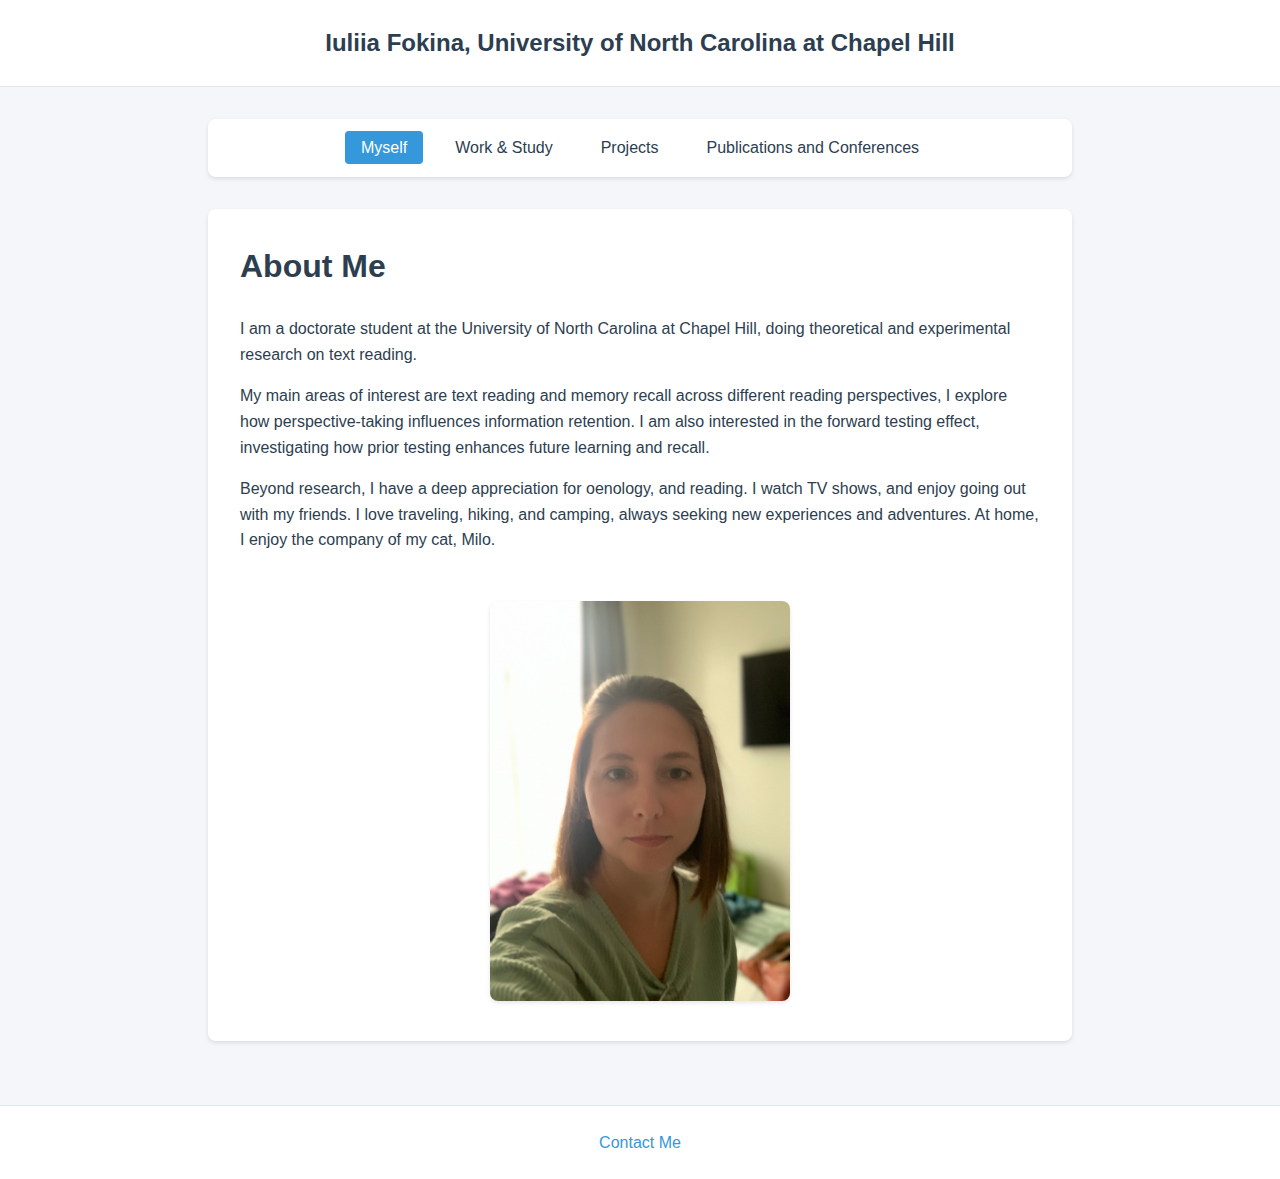
<file: index.html>
<!DOCTYPE html>
<html lang="en">
<head>
    <meta charset="UTF-8">
    <meta name="viewport" content="width=device-width, initial-scale=1.0">
    <title>Academic Portfolio</title>
    <link rel="stylesheet" href="styles.css">
</head>
<body>
    <header class="site-header">
        <h2>Iuliia Fokina, University of North Carolina at Chapel Hill</h2>
    </header>

    <div class="container">
        <nav>
            <ul>
                <li><a href="index.html" class="active">Myself</a></li>
                <li><a href="work-study.html">Work & Study</a></li>
                <li><a href="projects.html">Projects</a></li>
                <li><a href="publications.html">Publications and Conferences</a></li>
            </ul>
        </nav>
        
        <main>
            <h1>About Me</h1>
            <div class="content">
                <p>I am a doctorate student at the University of North Carolina at Chapel Hill, doing theoretical and experimental research on text reading.</p>
                
                <p>My main areas of interest are text reading and memory recall across different reading perspectives, I explore how perspective-taking influences information retention. I am also interested in the forward testing effect, investigating how prior testing enhances future learning and recall.</p>
                
                <p>Beyond research, I have a deep appreciation for oenology, and reading. I watch TV shows, and enjoy going out with my friends. I love traveling, hiking, and camping, always seeking new experiences and adventures. At home, I enjoy the company of my cat, Milo.</p>

                <div class="profile-image-container">
                    <img src="9DA48A41-B4B2-4A98-8CA5-3DB0F6747615_1_105_c.jpeg" alt="Profile Image" class="profile-image">
                </div>
            </div>
        </main>
    </div>

    <footer class="site-footer">
        <a href="mailto:fokina@unc.edu">Contact Me</a>
    </footer>
</body>
</html>
</file>
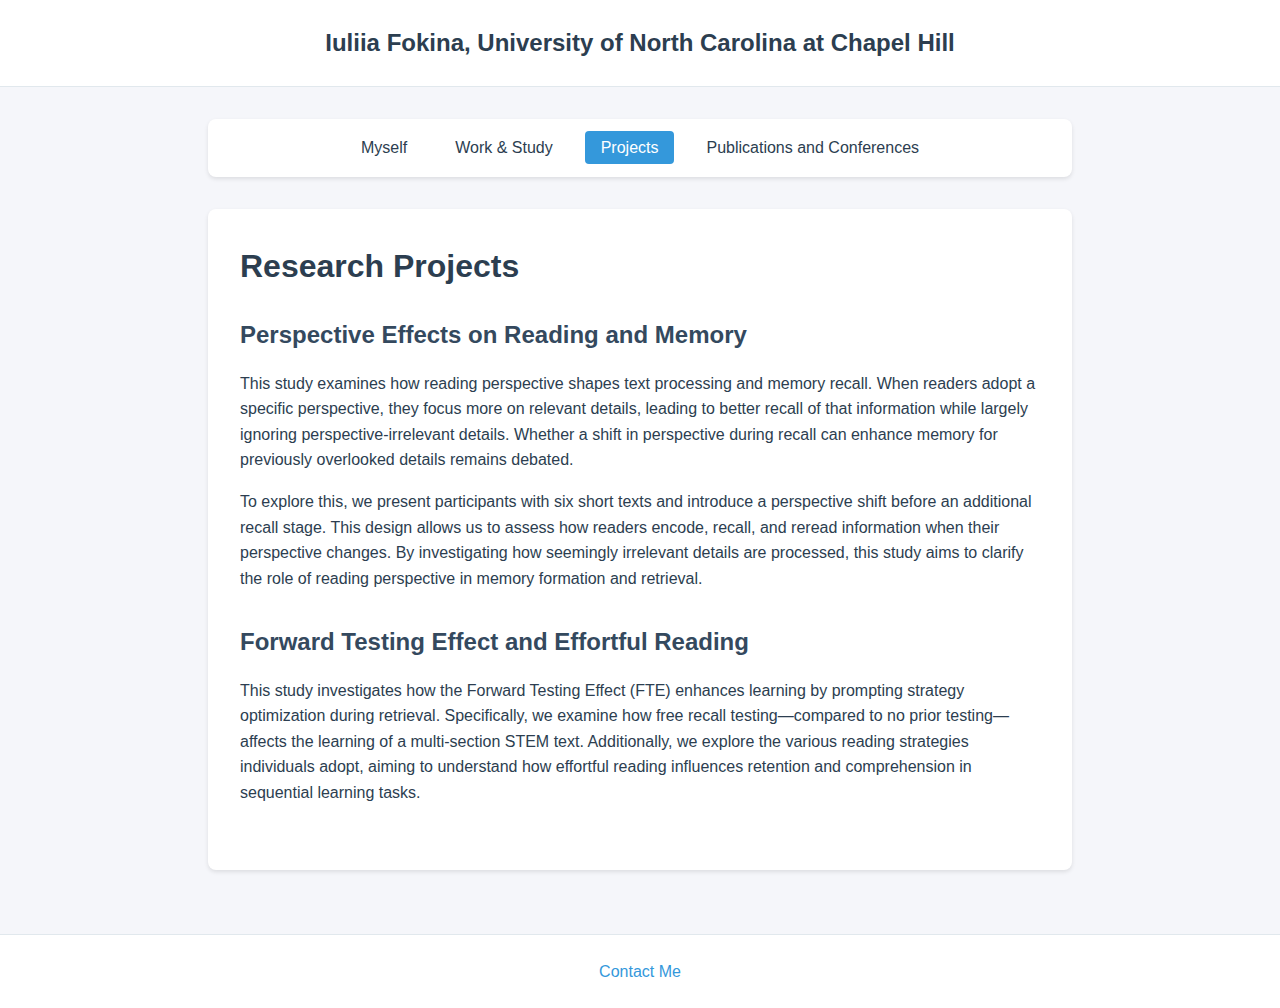
<file: projects.html>
<!DOCTYPE html>
<html lang="en">
<head>
    <meta charset="UTF-8">
    <meta name="viewport" content="width=device-width, initial-scale=1.0">
    <title>Projects - Academic Portfolio</title>
    <link rel="stylesheet" href="styles.css">
</head>
<body>
    <header class="site-header">
        <h2>Iuliia Fokina, University of North Carolina at Chapel Hill</h2>
    </header>

    <div class="container">
        <nav>
            <ul>
                <li><a href="index.html">Myself</a></li>
                <li><a href="work-study.html">Work & Study</a></li>
                <li><a href="projects.html" class="active">Projects</a></li>
                <li><a href="publications.html">Publications and Conferences</a></li>
            </ul>
        </nav>
        
        <main>
            <h1>Research Projects</h1>
            <div class="content">
                <section>
                    <h2>Perspective Effects on Reading and Memory</h2>
                    <p>This study examines how reading perspective shapes text processing and memory recall. When readers adopt a specific perspective, they focus more on relevant details, leading to better recall of that information while largely ignoring perspective-irrelevant details. Whether a shift in perspective during recall can enhance memory for previously overlooked details remains debated.</p>
                    <p>To explore this, we present participants with six short texts and introduce a perspective shift before an additional recall stage. This design allows us to assess how readers encode, recall, and reread information when their perspective changes. By investigating how seemingly irrelevant details are processed, this study aims to clarify the role of reading perspective in memory formation and retrieval.</p>
                </section>

                <section>
                    <h2>Forward Testing Effect and Effortful Reading</h2>
                    <p>This study investigates how the Forward Testing Effect (FTE) enhances learning by prompting strategy optimization during retrieval. Specifically, we examine how free recall testing—compared to no prior testing—affects the learning of a multi-section STEM text. Additionally, we explore the various reading strategies individuals adopt, aiming to understand how effortful reading influences retention and comprehension in sequential learning tasks.</p>
                </section>
            </div>
        </main>
    </div>

    <footer class="site-footer">
        <a href="mailto:fokina@unc.edu">Contact Me</a>
    </footer>
</body>
</html>
</file>
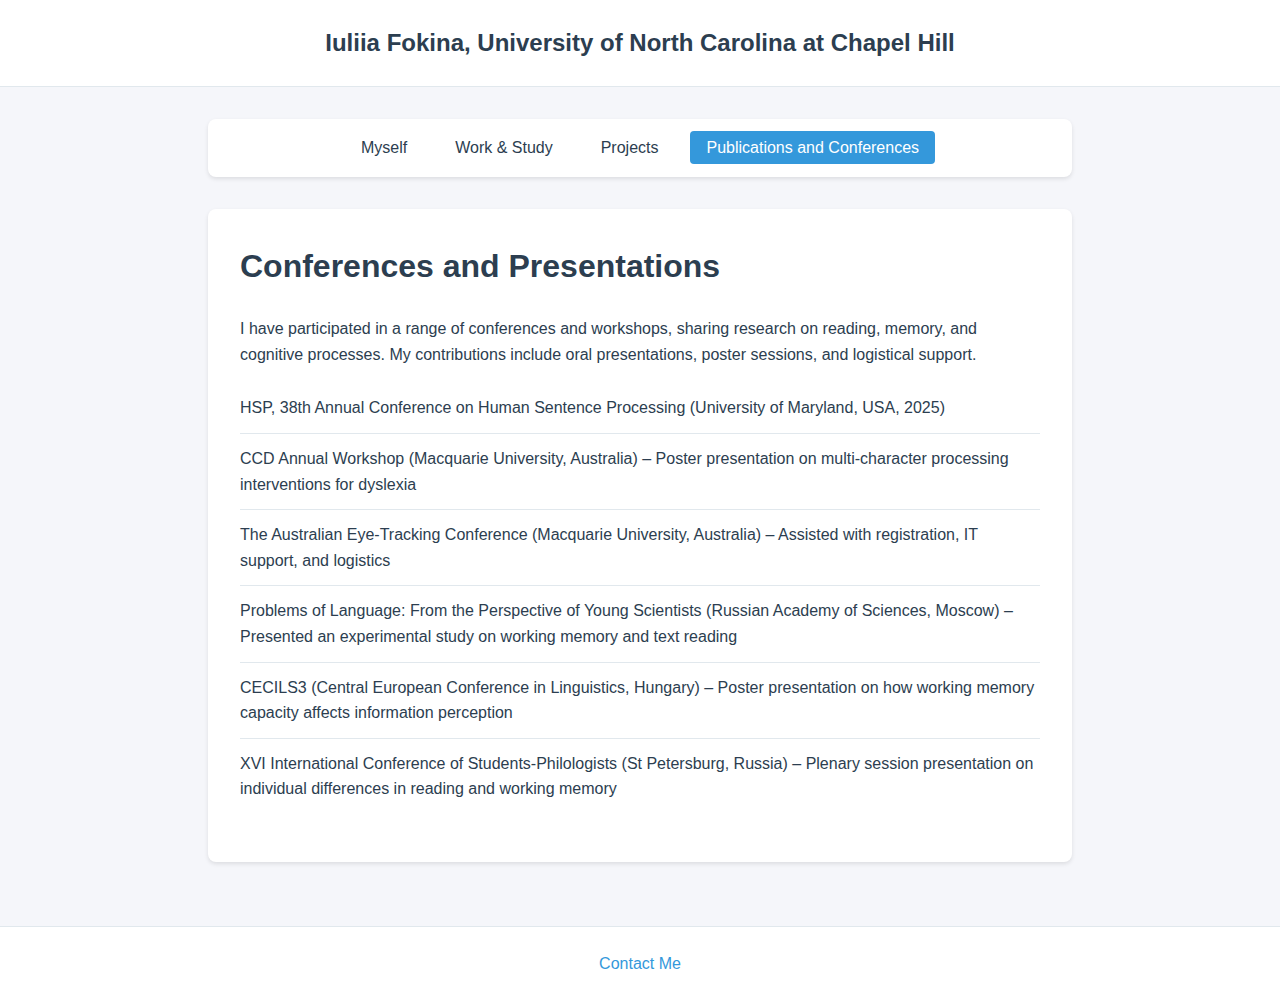
<file: publications.html>
<!DOCTYPE html>
<html lang="en">
<head>
    <meta charset="UTF-8">
    <meta name="viewport" content="width=device-width, initial-scale=1.0">
    <title>Publications and Conferences - Academic Portfolio</title>
    <link rel="stylesheet" href="styles.css">
</head>
<body>
    <header class="site-header">
        <h2>Iuliia Fokina, University of North Carolina at Chapel Hill</h2>
    </header>

    <div class="container">
        <nav>
            <ul>
                <li><a href="index.html">Myself</a></li>
                <li><a href="work-study.html">Work & Study</a></li>
                <li><a href="projects.html">Projects</a></li>
                <li><a href="publications.html" class="active">Publications and Conferences</a></li>
            </ul>
        </nav>
        
        <main>
            <h1>Conferences and Presentations</h1>
            <div class="content">
                <p>I have participated in a range of conferences and workshops, sharing research on reading, memory, and cognitive processes. My contributions include oral presentations, poster sessions, and logistical support.</p>
                
                <ul class="conference-list">
                    <li>HSP, 38th Annual Conference on Human Sentence Processing (University of Maryland, USA, 2025)</li>
                    <li>CCD Annual Workshop (Macquarie University, Australia) – Poster presentation on multi-character processing interventions for dyslexia</li>
                    <li>The Australian Eye-Tracking Conference (Macquarie University, Australia) – Assisted with registration, IT support, and logistics</li>
                    <li>Problems of Language: From the Perspective of Young Scientists (Russian Academy of Sciences, Moscow) – Presented an experimental study on working memory and text reading</li>
                    <li>CECILS3 (Central European Conference in Linguistics, Hungary) – Poster presentation on how working memory capacity affects information perception</li>
                    <li>XVI International Conference of Students-Philologists (St Petersburg, Russia) – Plenary session presentation on individual differences in reading and working memory</li>
                </ul>
            </div>
        </main>
    </div>

    <footer class="site-footer">
        <a href="mailto:fokina@unc.edu">Contact Me</a>
    </footer>
</body>
</html>
</file>
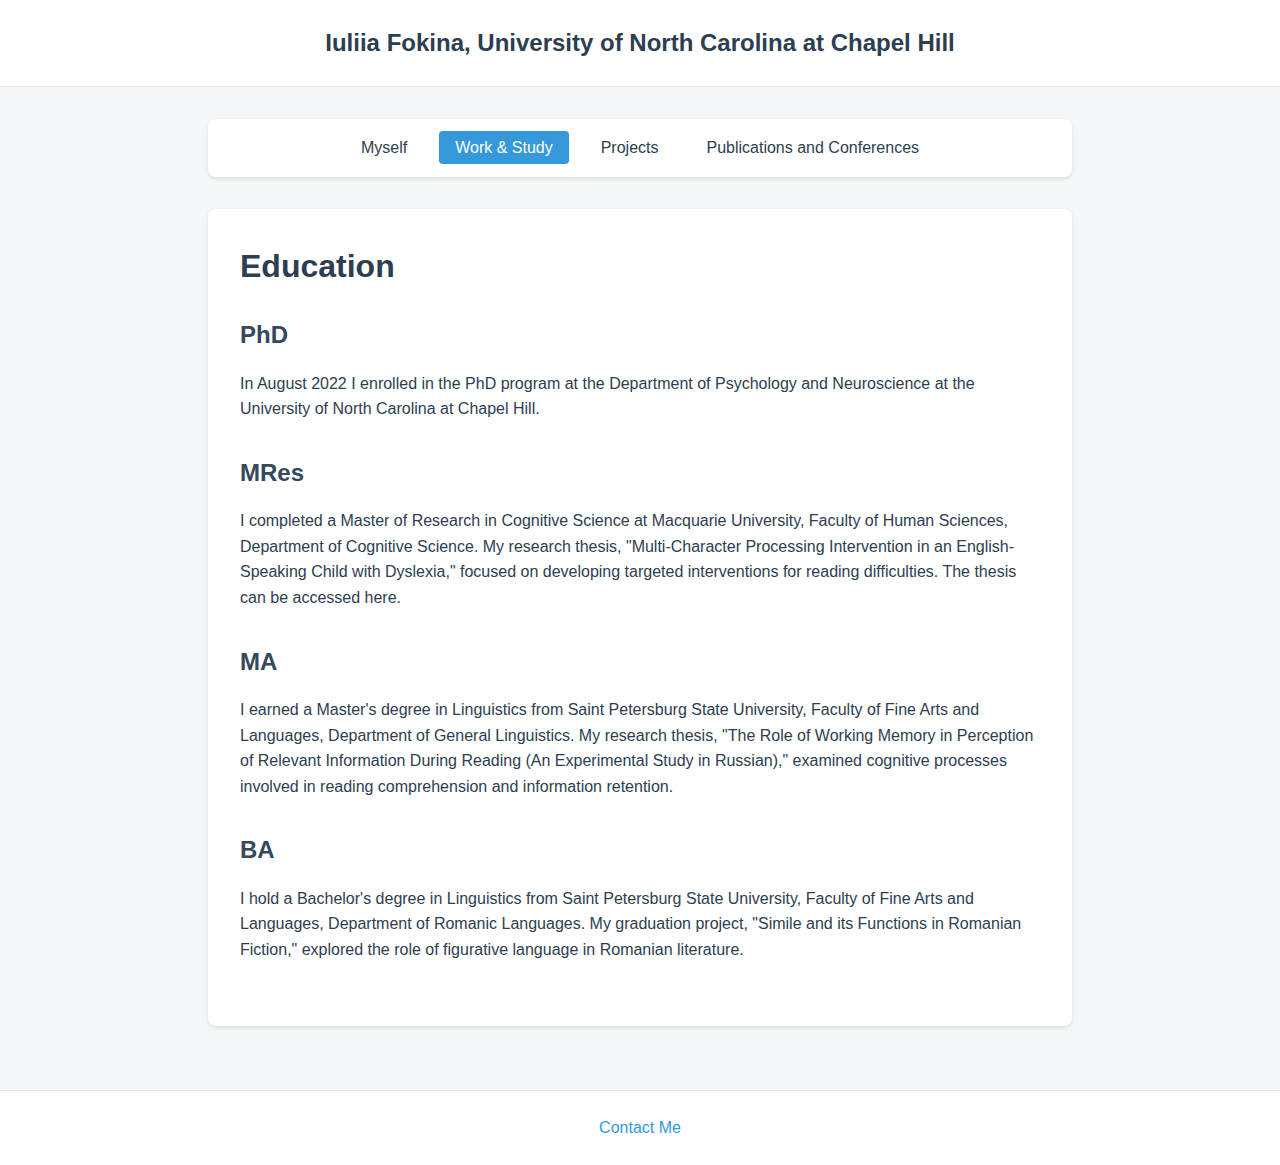
<file: work-study.html>
<!DOCTYPE html>
<html lang="en">
<head>
    <meta charset="UTF-8">
    <meta name="viewport" content="width=device-width, initial-scale=1.0">
    <title>Work & Study - Academic Portfolio</title>
    <link rel="stylesheet" href="styles.css">
</head>
<body>
    <header class="site-header">
        <h2>Iuliia Fokina, University of North Carolina at Chapel Hill</h2>
    </header>

    <div class="container">
        <nav>
            <ul>
                <li><a href="index.html">Myself</a></li>
                <li><a href="work-study.html" class="active">Work & Study</a></li>
                <li><a href="projects.html">Projects</a></li>
                <li><a href="publications.html">Publications and Conferences</a></li>
            </ul>
        </nav>
        
        <main>
            <h1>Education</h1>
            <div class="content">
                <section>
                    <h2>PhD</h2>
                    <p>In August 2022 I enrolled in the PhD program at the Department of Psychology and Neuroscience at the University of North Carolina at Chapel Hill.</p>
                </section>

                <section>
                    <h2>MRes</h2>
                    <p>I completed a Master of Research in Cognitive Science at Macquarie University, Faculty of Human Sciences, Department of Cognitive Science. My research thesis, "Multi-Character Processing Intervention in an English-Speaking Child with Dyslexia," focused on developing targeted interventions for reading difficulties. The thesis can be accessed here.</p>
                </section>

                <section>
                    <h2>MA</h2>
                    <p>I earned a Master's degree in Linguistics from Saint Petersburg State University, Faculty of Fine Arts and Languages, Department of General Linguistics. My research thesis, "The Role of Working Memory in Perception of Relevant Information During Reading (An Experimental Study in Russian)," examined cognitive processes involved in reading comprehension and information retention.</p>
                </section>

                <section>
                    <h2>BA</h2>
                    <p>I hold a Bachelor's degree in Linguistics from Saint Petersburg State University, Faculty of Fine Arts and Languages, Department of Romanic Languages. My graduation project, "Simile and its Functions in Romanian Fiction," explored the role of figurative language in Romanian literature.</p>
                </section>
            </div>
        </main>
    </div>

    <footer class="site-footer">
        <a href="mailto:fokina@unc.edu">Contact Me</a>
    </footer>
</body>
</html>
</file>
<file: styles.css>
/* Base styles */
:root {
    --primary-color: #2c3e50;
    --secondary-color: #34495e;
    --accent-color: #3498db;
    --text-color: #2c3e50;
    --background-color: #f5f6fa;
    --nav-hover: #e1e8ed;
}

* {
    margin: 0;
    padding: 0;
    box-sizing: border-box;
}

body {
    font-family: 'Segoe UI', Tahoma, Geneva, Verdana, sans-serif;
    line-height: 1.6;
    color: var(--text-color);
    background-color: var(--background-color);
    min-height: 100vh;
    display: flex;
    flex-direction: column;
}

.container {
    max-width: 1200px;
    margin: 0 auto;
    padding: 2rem;
    flex: 1;
}

/* Header */
.site-header {
    background-color: white;
    padding: 1.5rem;
    text-align: center;
    border-bottom: 1px solid var(--nav-hover);
}

.site-header h2 {
    color: var(--primary-color);
    margin: 0;
    font-size: 1.5rem;
}

/* Navigation */
nav {
    background-color: white;
    padding: 1rem;
    margin-bottom: 2rem;
    border-radius: 8px;
    box-shadow: 0 2px 4px rgba(0,0,0,0.1);
}

nav ul {
    list-style: none;
    display: flex;
    justify-content: center;
    flex-wrap: wrap;
    gap: 1rem;
}

nav a {
    text-decoration: none;
    color: var(--text-color);
    padding: 0.5rem 1rem;
    border-radius: 4px;
    transition: background-color 0.3s ease;
}

nav a:hover {
    background-color: var(--nav-hover);
}

nav a.active {
    background-color: var(--accent-color);
    color: white;
}

/* Main content */
main {
    background-color: white;
    padding: 2rem;
    border-radius: 8px;
    box-shadow: 0 2px 4px rgba(0,0,0,0.1);
}

h1 {
    color: var(--primary-color);
    margin-bottom: 1.5rem;
    font-size: 2rem;
}

h2 {
    color: var(--secondary-color);
    margin: 1.5rem 0 1rem;
    font-size: 1.5rem;
}

.content {
    max-width: 800px;
    margin: 0 auto;
}

p {
    margin-bottom: 1rem;
}

section {
    margin-bottom: 2rem;
}

/* Profile Image */
.profile-image-container {
    text-align: center;
    margin-top: 3rem;
}

.profile-image {
    width: 300px;
    height: auto;
    border-radius: 8px;
    box-shadow: 0 2px 4px rgba(0,0,0,0.1);
}

/* Footer */
.site-footer {
    background-color: white;
    padding: 1.5rem;
    text-align: center;
    margin-top: 2rem;
    border-top: 1px solid var(--nav-hover);
}

.site-footer a {
    color: var(--accent-color);
    text-decoration: none;
    font-weight: 500;
    transition: color 0.3s ease;
}

.site-footer a:hover {
    color: var(--primary-color);
}

/* Conference list */
.conference-list {
    list-style: none;
    margin: 1rem 0;
}

.conference-list li {
    padding: 0.75rem 0;
    border-bottom: 1px solid var(--nav-hover);
}

.conference-list li:last-child {
    border-bottom: none;
}

/* Responsive design */
@media (max-width: 768px) {
    .container {
        padding: 1rem;
    }
    
    nav ul {
        flex-direction: column;
        align-items: center;
    }
    
    nav a {
        display: block;
        width: 100%;
        text-align: center;
    }
    
    main {
        padding: 1.5rem;
    }

    .profile-image {
        width: 100%;
        max-width: 300px;
    }

    .site-header h2 {
        font-size: 1.2rem;
    }
}
</file>
